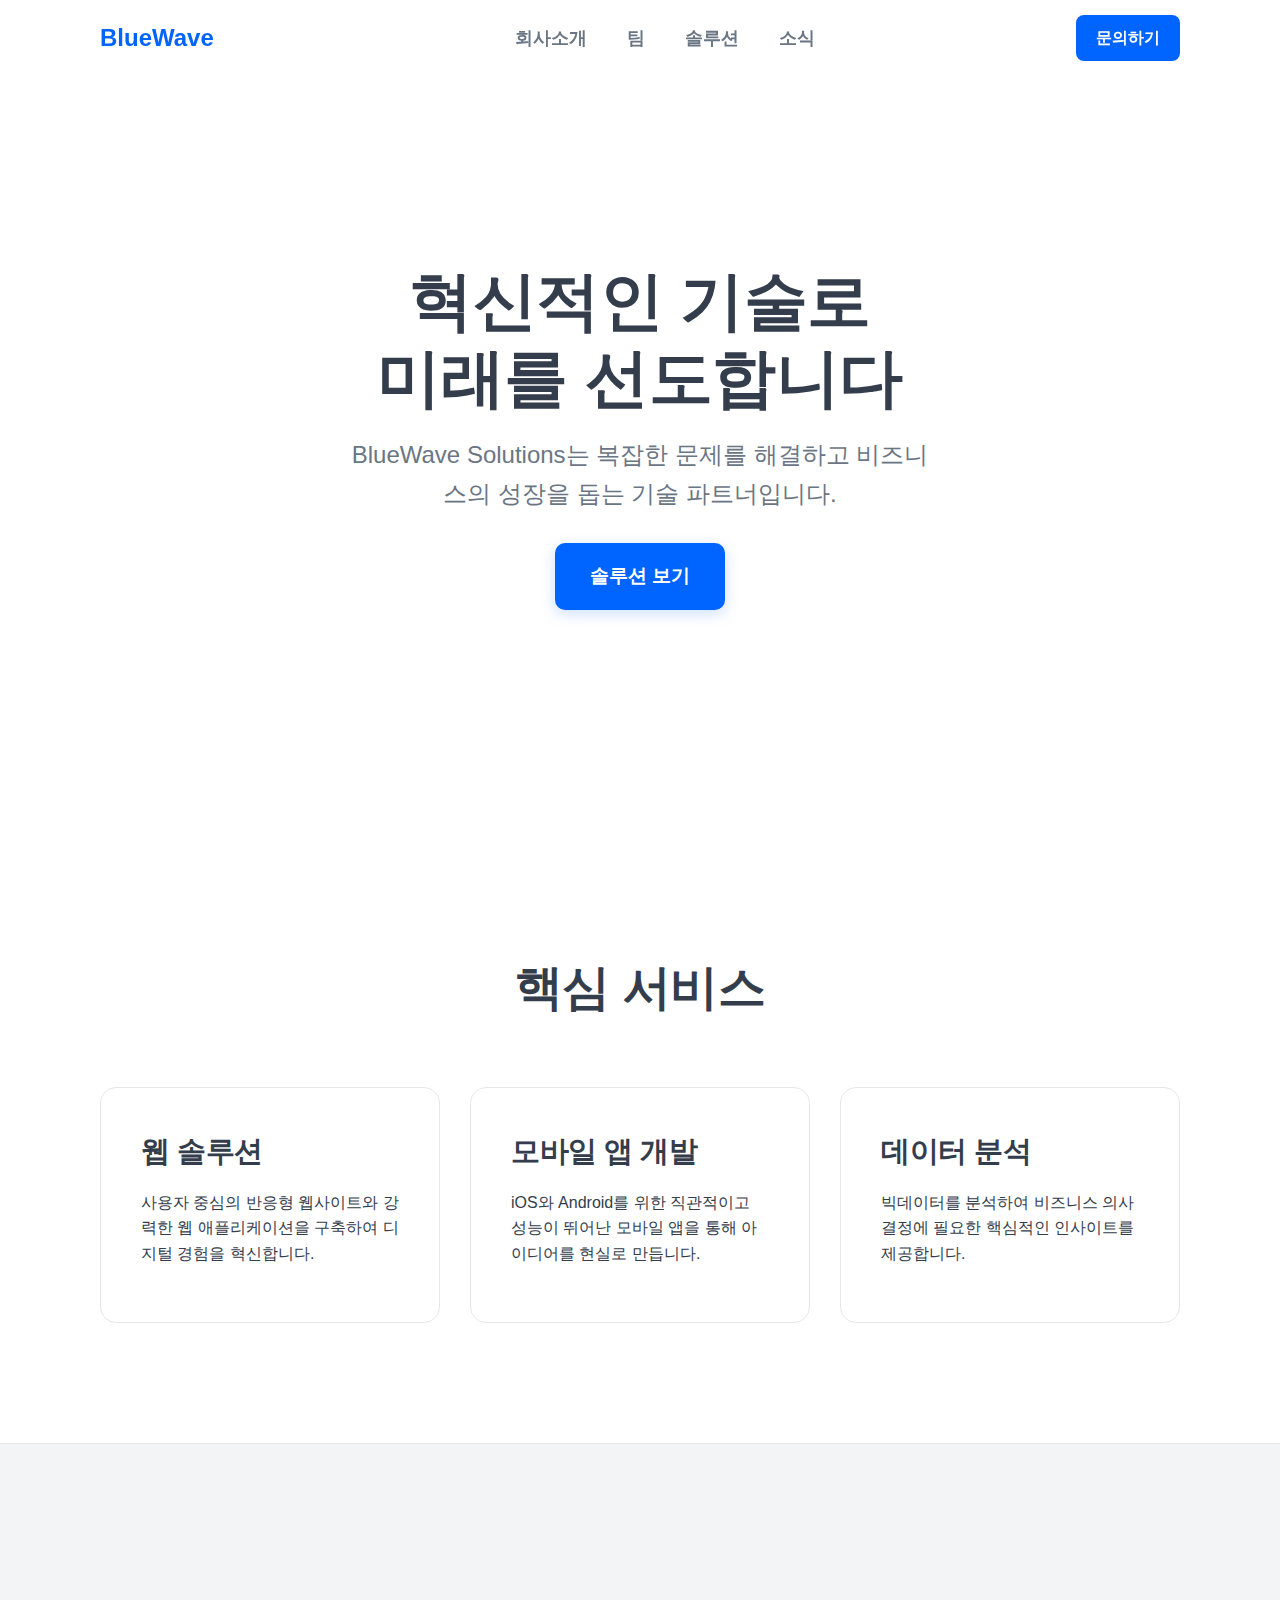
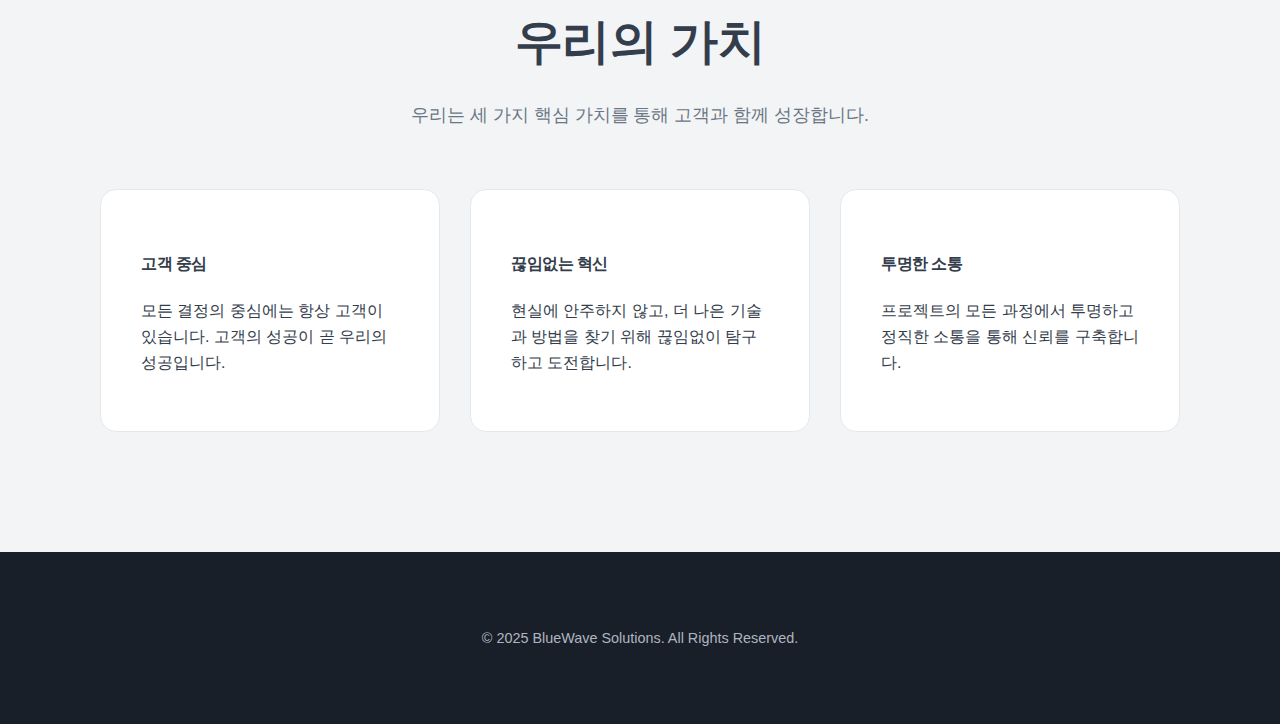
<file: index.html>
<!DOCTYPE html>
<html lang="ko">
<head>
    <meta charset="UTF-8">
    <meta name="viewport" content="width=device-width, initial-scale=1.0">
    <title>BlueWave Solutions - 혁신을 향한 파동</title>
    <link rel="stylesheet" href="style.css">
</head>
<body>

    <nav>
        <div class="container">
            <a href="index.html" class="logo">BlueWave</a>
            <ul class="nav-links">
                <li><a href="index.html">회사소개</a></li>
                <li><a href="organization.html">팀</a></li>
                <li><a href="products.html">솔루션</a></li>
                <li><a href="marketing.html">소식</a></li>
            </ul>
            <a href="order.html" class="nav-cta">문의하기</a>
            <div class="burger"> 
                <div class="line1"></div>
                <div class="line2"></div>
                <div class="line3"></div>
            </div>
        </div>
    </nav>

    <header class="hero-section">
        <div class="container">
            <h1>혁신적인 기술로<br>미래를 선도합니다</h1>
            <p>BlueWave Solutions는 복잡한 문제를 해결하고 비즈니스의 성장을 돕는 기술 파트너입니다.</p>
            <a href="products.html" class="cta-button">솔루션 보기</a>
        </div>
    </header>

    <main>
        <section class="content-section">
            <div class="container">
                <h2 class="section-title">핵심 서비스</h2>
                <div class="feature-grid">
                    <div class="feature-card">
                        <h3>웹 솔루션</h3>
                        <p>사용자 중심의 반응형 웹사이트와 강력한 웹 애플리케이션을 구축하여 디지털 경험을 혁신합니다.</p>
                    </div>
                    <div class="feature-card">
                        <h3>모바일 앱 개발</h3>
                        <p>iOS와 Android를 위한 직관적이고 성능이 뛰어난 모바일 앱을 통해 아이디어를 현실로 만듭니다.</p>
                    </div>
                    <div class="feature-card">
                        <h3>데이터 분석</h3>
                        <p>빅데이터를 분석하여 비즈니스 의사결정에 필요한 핵심적인 인사이트를 제공합니다.</p>
                    </div>
                </div>
            </div>
        </section>

        <section class="content-section bg-gray">
            <div class="container">
                <h2 class="section-title">우리의 가치</h2>
                <p style="text-align:center; max-width: 700px; margin: -40px auto 60px auto; font-size: 1.1em; color: var(--text-secondary);">우리는 세 가지 핵심 가치를 통해 고객과 함께 성장합니다.</p>
                <div class="feature-grid">
                    <div class="feature-card">
                        <h4>고객 중심</h4>
                        <p>모든 결정의 중심에는 항상 고객이 있습니다. 고객의 성공이 곧 우리의 성공입니다.</p>
                    </div>
                    <div class="feature-card">
                        <h4>끊임없는 혁신</h4>
                        <p>현실에 안주하지 않고, 더 나은 기술과 방법을 찾기 위해 끊임없이 탐구하고 도전합니다.</p>
                    </div>
                    <div class="feature-card">
                        <h4>투명한 소통</h4>
                        <p>프로젝트의 모든 과정에서 투명하고 정직한 소통을 통해 신뢰를 구축합니다.</p>
                    </div>
                </div>
            </div>
        </section>

    </main>

    <footer>
        <div class="container">
            <p>&copy; 2025 BlueWave Solutions. All Rights Reserved.</p>
        </div>
    </footer>

    <script src="script.js"></script>
</body>
</html>
</file>
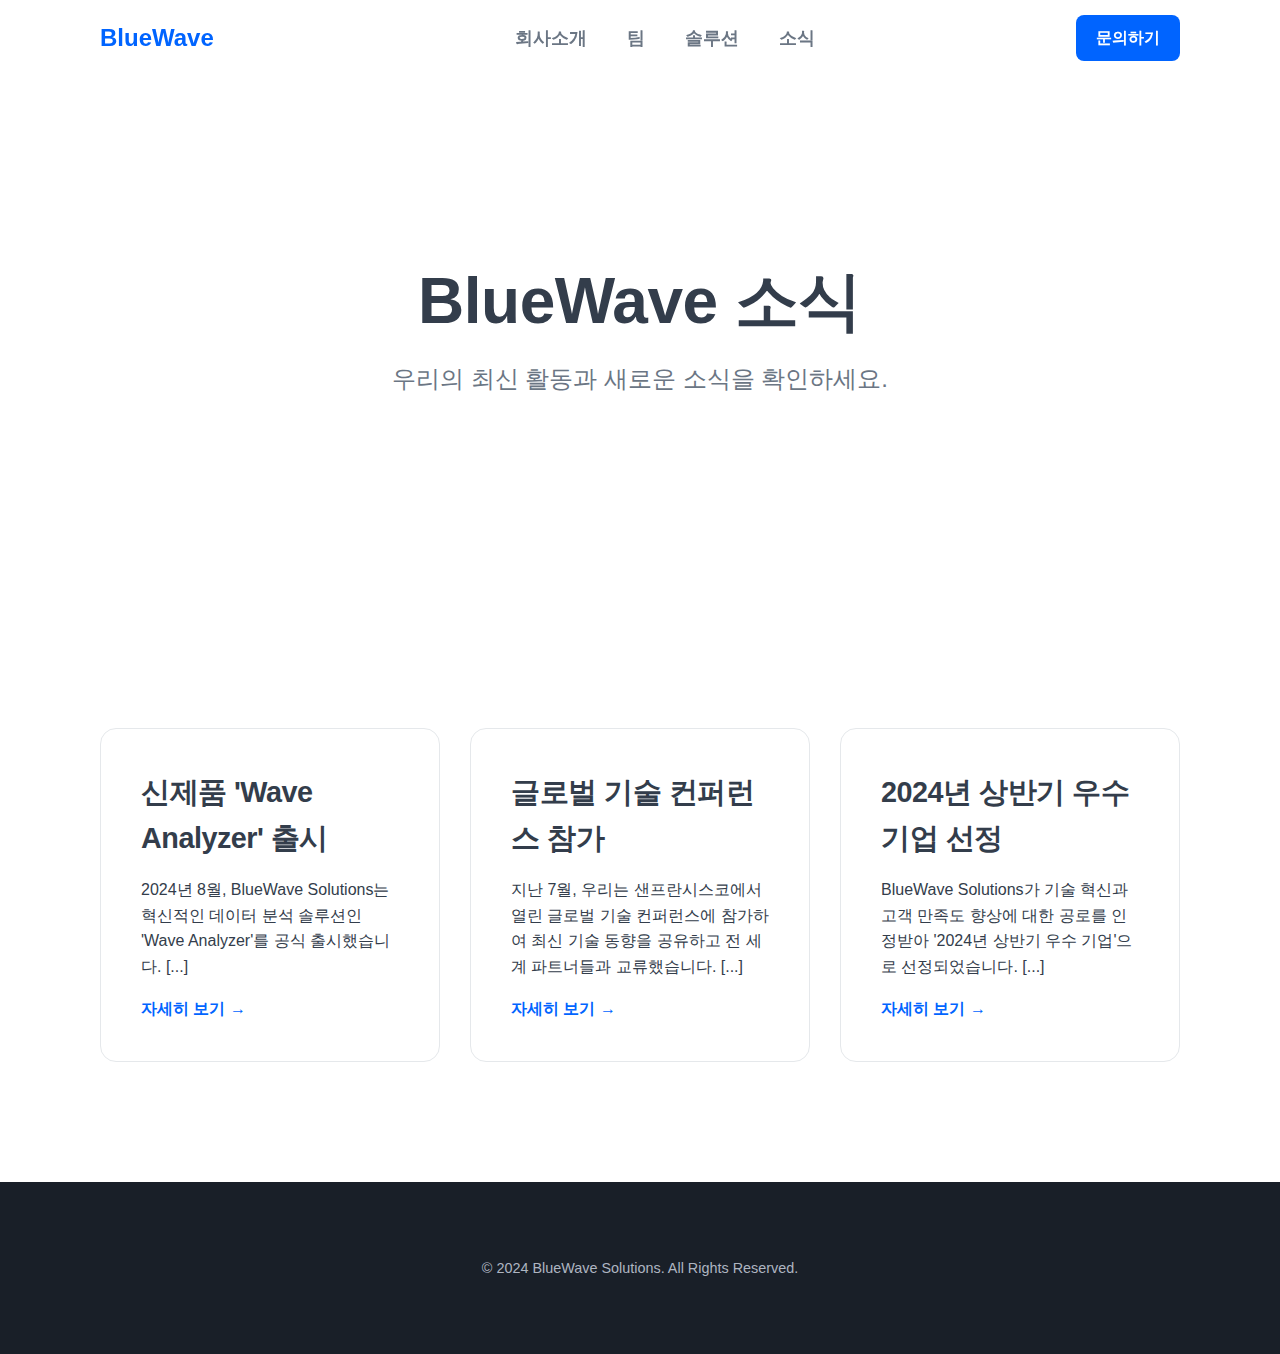
<file: marketing.html>
<!DOCTYPE html>
<html lang="ko">
<head>
    <meta charset="UTF-8">
    <meta name="viewport" content="width=device-width, initial-scale=1.0">
    <title>BlueWave Solutions - 소식</title>
    <link rel="stylesheet" href="style.css">
</head>
<body>

    <nav>
        <div class="container">
            <a href="index.html" class="logo">BlueWave</a>
            <ul class="nav-links">
                <li><a href="index.html">회사소개</a></li>
                <li><a href="organization.html">팀</a></li>
                <li><a href="products.html">솔루션</a></li>
                <li><a href="marketing.html">소식</a></li>
            </ul>
            <a href="order.html" class="nav-cta">문의하기</a>
            <div class="burger"> 
                <div class="line1"></div>
                <div class="line2"></div>
                <div class="line3"></div>
            </div>
        </div>
    </nav>

    <header class="hero-section">
        <div class="container">
            <h1>BlueWave 소식</h1>
            <p>우리의 최신 활동과 새로운 소식을 확인하세요.</p>
        </div>
    </header>

    <main>
        <section class="content-section">
            <div class="container">
                <div class="feature-grid">
                    <div class="feature-card">
                        <h3>신제품 'Wave Analyzer' 출시</h3>
                        <p>2024년 8월, BlueWave Solutions는 혁신적인 데이터 분석 솔루션인 'Wave Analyzer'를 공식 출시했습니다. [...]</p>
                        <a href="#" style="font-weight: 600; color: var(--primary-blue); text-decoration: none;">자세히 보기 &rarr;</a>
                    </div>
                    <div class="feature-card">
                        <h3>글로벌 기술 컨퍼런스 참가</h3>
                        <p>지난 7월, 우리는 샌프란시스코에서 열린 글로벌 기술 컨퍼런스에 참가하여 최신 기술 동향을 공유하고 전 세계 파트너들과 교류했습니다. [...]</p>
                        <a href="#" style="font-weight: 600; color: var(--primary-blue); text-decoration: none;">자세히 보기 &rarr;</a>
                    </div>
                     <div class="feature-card">
                        <h3>2024년 상반기 우수 기업 선정</h3>
                        <p>BlueWave Solutions가 기술 혁신과 고객 만족도 향상에 대한 공로를 인정받아 '2024년 상반기 우수 기업'으로 선정되었습니다. [...]</p>
                        <a href="#" style="font-weight: 600; color: var(--primary-blue); text-decoration: none;">자세히 보기 &rarr;</a>
                    </div>
                </div>
            </div>
        </section>
    </main>

    <footer>
        <div class="container">
            <p>&copy; 2024 BlueWave Solutions. All Rights Reserved.</p>
        </div>
    </footer>

    <script src="script.js"></script>
</body>
</html>
</file>
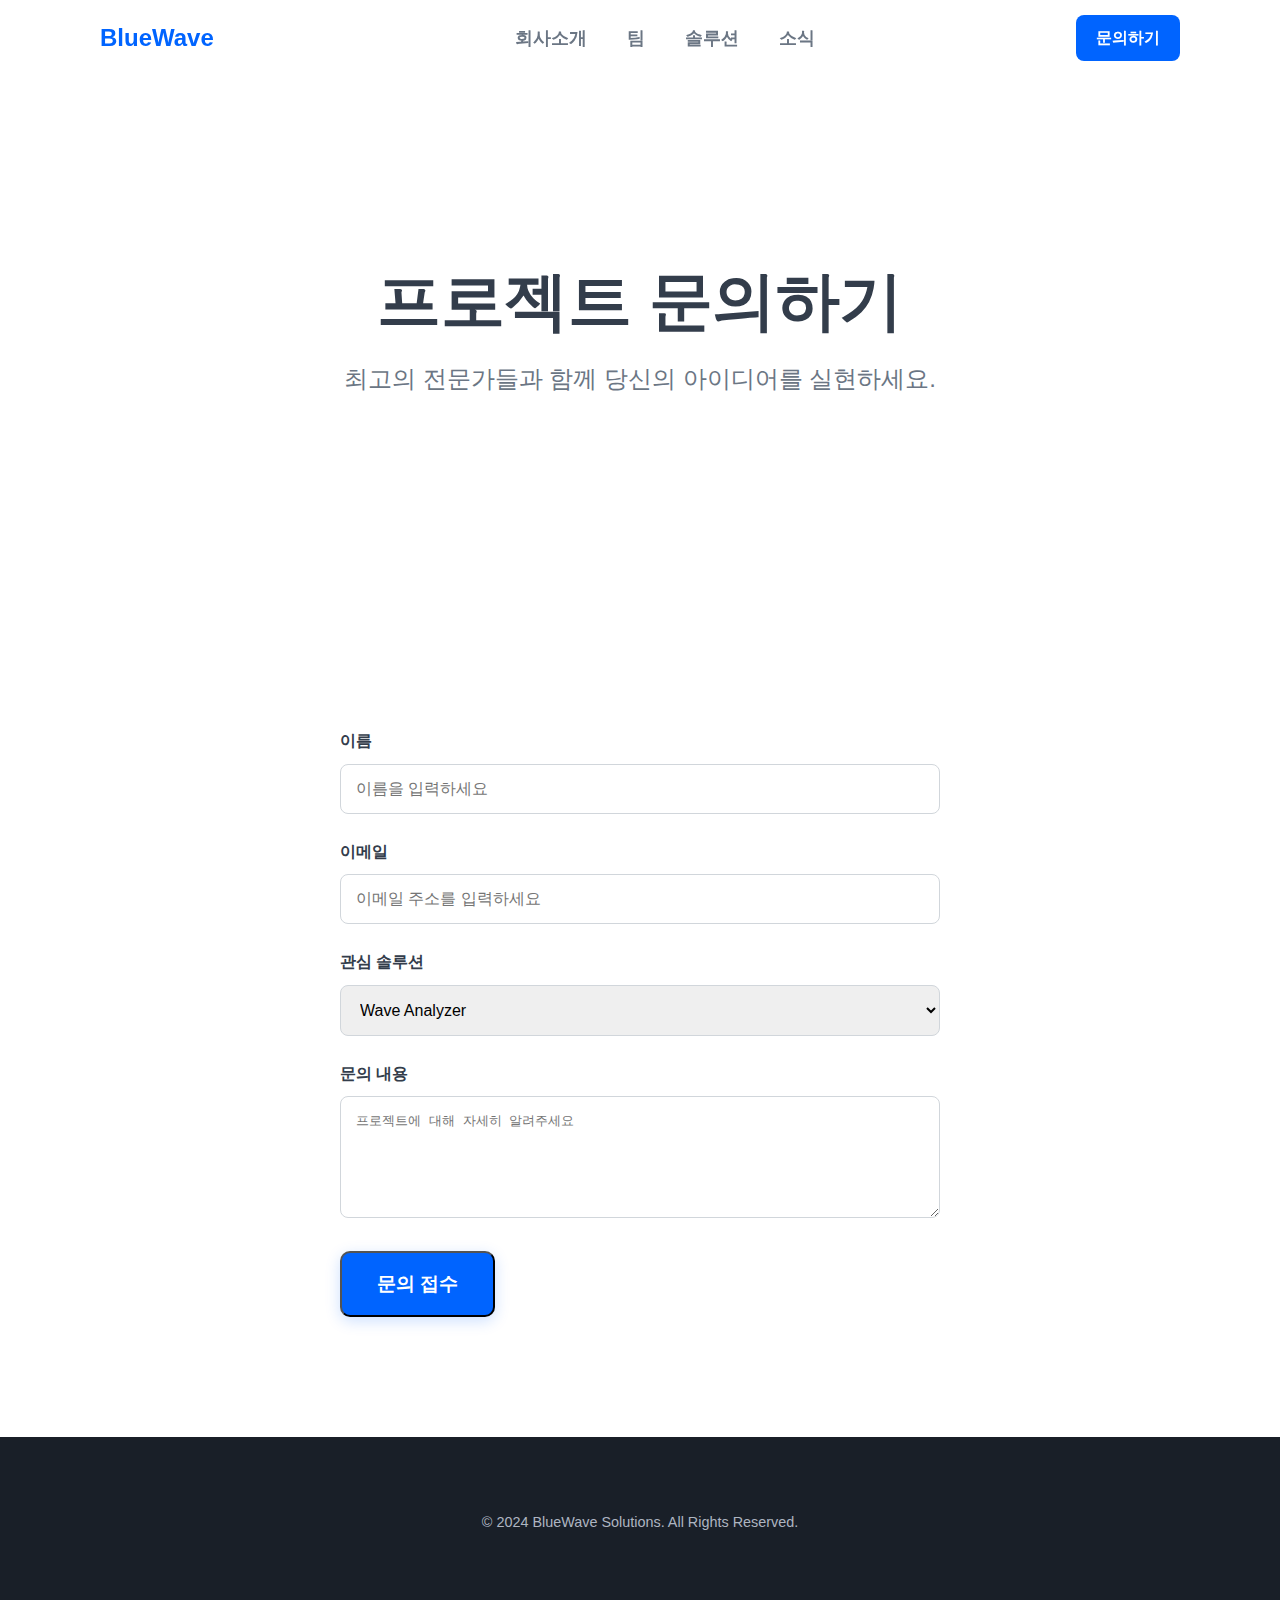
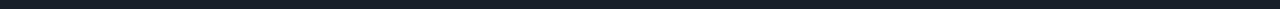
<file: order.html>
<!DOCTYPE html>
<html lang="ko">
<head>
    <meta charset="UTF-8">
    <meta name="viewport" content="width=device-width, initial-scale=1.0">
    <title>BlueWave Solutions - 문의하기</title>
    <link rel="stylesheet" href="style.css">
</head>
<body>

    <nav>
        <div class="container">
            <a href="index.html" class="logo">BlueWave</a>
            <ul class="nav-links">
                <li><a href="index.html">회사소개</a></li>
                <li><a href="organization.html">팀</a></li>
                <li><a href="products.html">솔루션</a></li>
                <li><a href="marketing.html">소식</a></li>
            </ul>
            <a href="order.html" class="nav-cta">문의하기</a>
            <div class="burger"> 
                <div class="line1"></div>
                <div class="line2"></div>
                <div class="line3"></div>
            </div>
        </div>
    </nav>

    <header class="hero-section">
        <div class="container">
            <h1>프로젝트 문의하기</h1>
            <p>최고의 전문가들과 함께 당신의 아이디어를 실현하세요.</p>
        </div>
    </header>

    <main>
        <section class="content-section">
            <div class="container">
                <form action="#" method="post" class="toss-form">
                    <div class="form-group">
                        <label for="name">이름</label>
                        <input type="text" id="name" name="name" placeholder="이름을 입력하세요" required>
                    </div>
                    <div class="form-group">
                        <label for="email">이메일</label>
                        <input type="email" id="email" name="email" placeholder="이메일 주소를 입력하세요" required>
                    </div>
                    <div class="form-group">
                        <label for="product">관심 솔루션</label>
                        <select id="product" name="product">
                            <option value="wave-analyzer">Wave Analyzer</option>
                            <option value="bluewave-crm">BlueWave CRM</option>
                            <option value="etc">기타 문의</option>
                        </select>
                    </div>
                    <div class="form-group">
                        <label for="message">문의 내용</label>
                        <textarea id="message" name="message" rows="6" placeholder="프로젝트에 대해 자세히 알려주세요"></textarea>
                    </div>
                    <button type="submit" class="cta-button">문의 접수</button>
                </form>
            </div>
        </section>
    </main>

    <footer>
        <div class="container">
            <p>&copy; 2024 BlueWave Solutions. All Rights Reserved.</p>
        </div>
    </footer>

    <script src="script.js"></script>
</body>
</html>
</file>
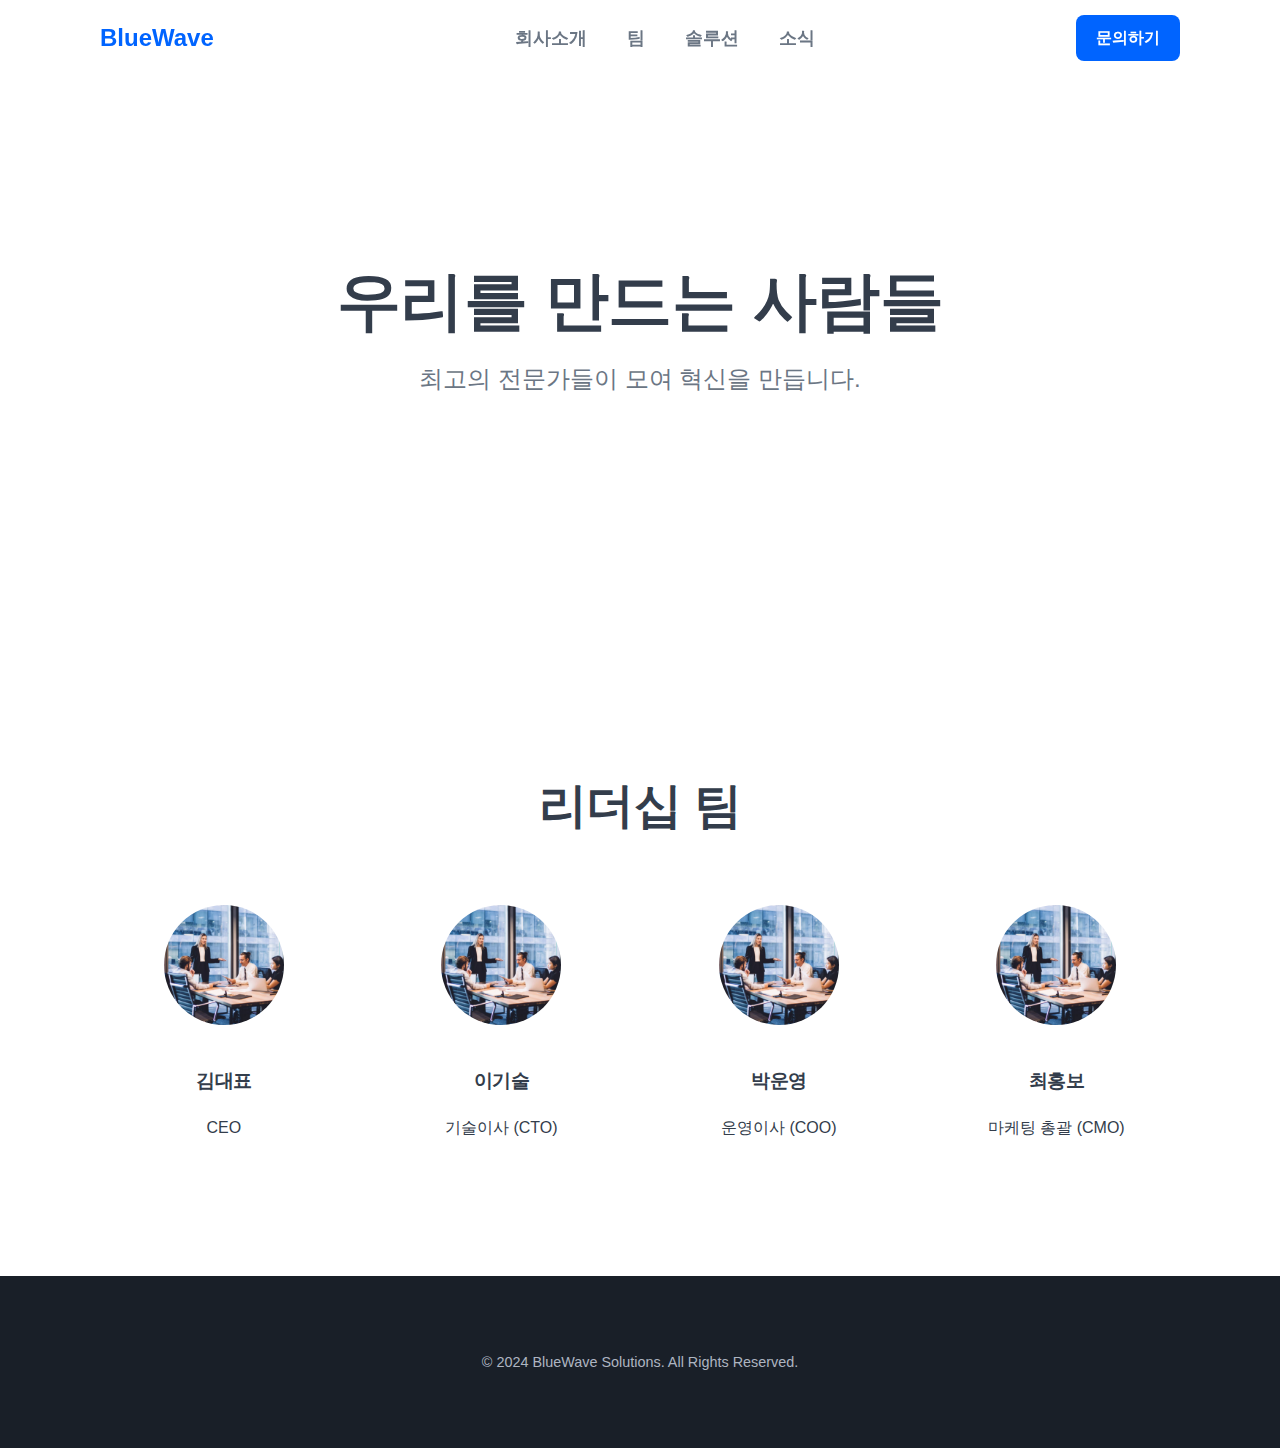
<file: organization.html>
<!DOCTYPE html>
<html lang="ko">
<head>
    <meta charset="UTF-8">
    <meta name="viewport" content="width=device-width, initial-scale=1.0">
    <title>BlueWave Solutions - 우리 팀</title>
    <link rel="stylesheet" href="style.css">
</head>
<body>

    <nav>
        <div class="container">
            <a href="index.html" class="logo">BlueWave</a>
            <ul class="nav-links">
                <li><a href="index.html">회사소개</a></li>
                <li><a href="organization.html">팀</a></li>
                <li><a href="products.html">솔루션</a></li>
                <li><a href="marketing.html">소식</a></li>
            </ul>
            <a href="order.html" class="nav-cta">문의하기</a>
            <div class="burger"> 
                <div class="line1"></div>
                <div class="line2"></div>
                <div class="line3"></div>
            </div>
        </div>
    </nav>

    <header class="hero-section">
        <div class="container">
            <h1>우리를 만드는 사람들</h1>
            <p>최고의 전문가들이 모여 혁신을 만듭니다.</p>
        </div>
    </header>

    <main>
        <section class="content-section">
            <div class="container">
                <h2 class="section-title">리더십 팀</h2>
                <div class="org-grid">
                    <div class="org-member">
                        <img src="blue.png" alt="CEO">
                        <h3>김대표</h3>
                        <p>CEO</p>
                    </div>
                    <div class="org-member">
                        <img src="blue.png" alt="기술이사">
                        <h3>이기술</h3>
                        <p>기술이사 (CTO)</p>
                    </div>
                    <div class="org-member">
                        <img src="blue.png" alt="운영이사">
                        <h3>박운영</h3>
                        <p>운영이사 (COO)</p>
                    </div>
                     <div class="org-member">
                        <img src="blue.png" alt="마케팅팀장">
                        <h3>최홍보</h3>
                        <p>마케팅 총괄 (CMO)</p>
                    </div>
                </div>
            </div>
        </section>
    </main>

    <footer>
        <div class="container">
            <p>&copy; 2024 BlueWave Solutions. All Rights Reserved.</p>
        </div>
    </footer>

    <script src="script.js"></script>
</body>
</html>
</file>
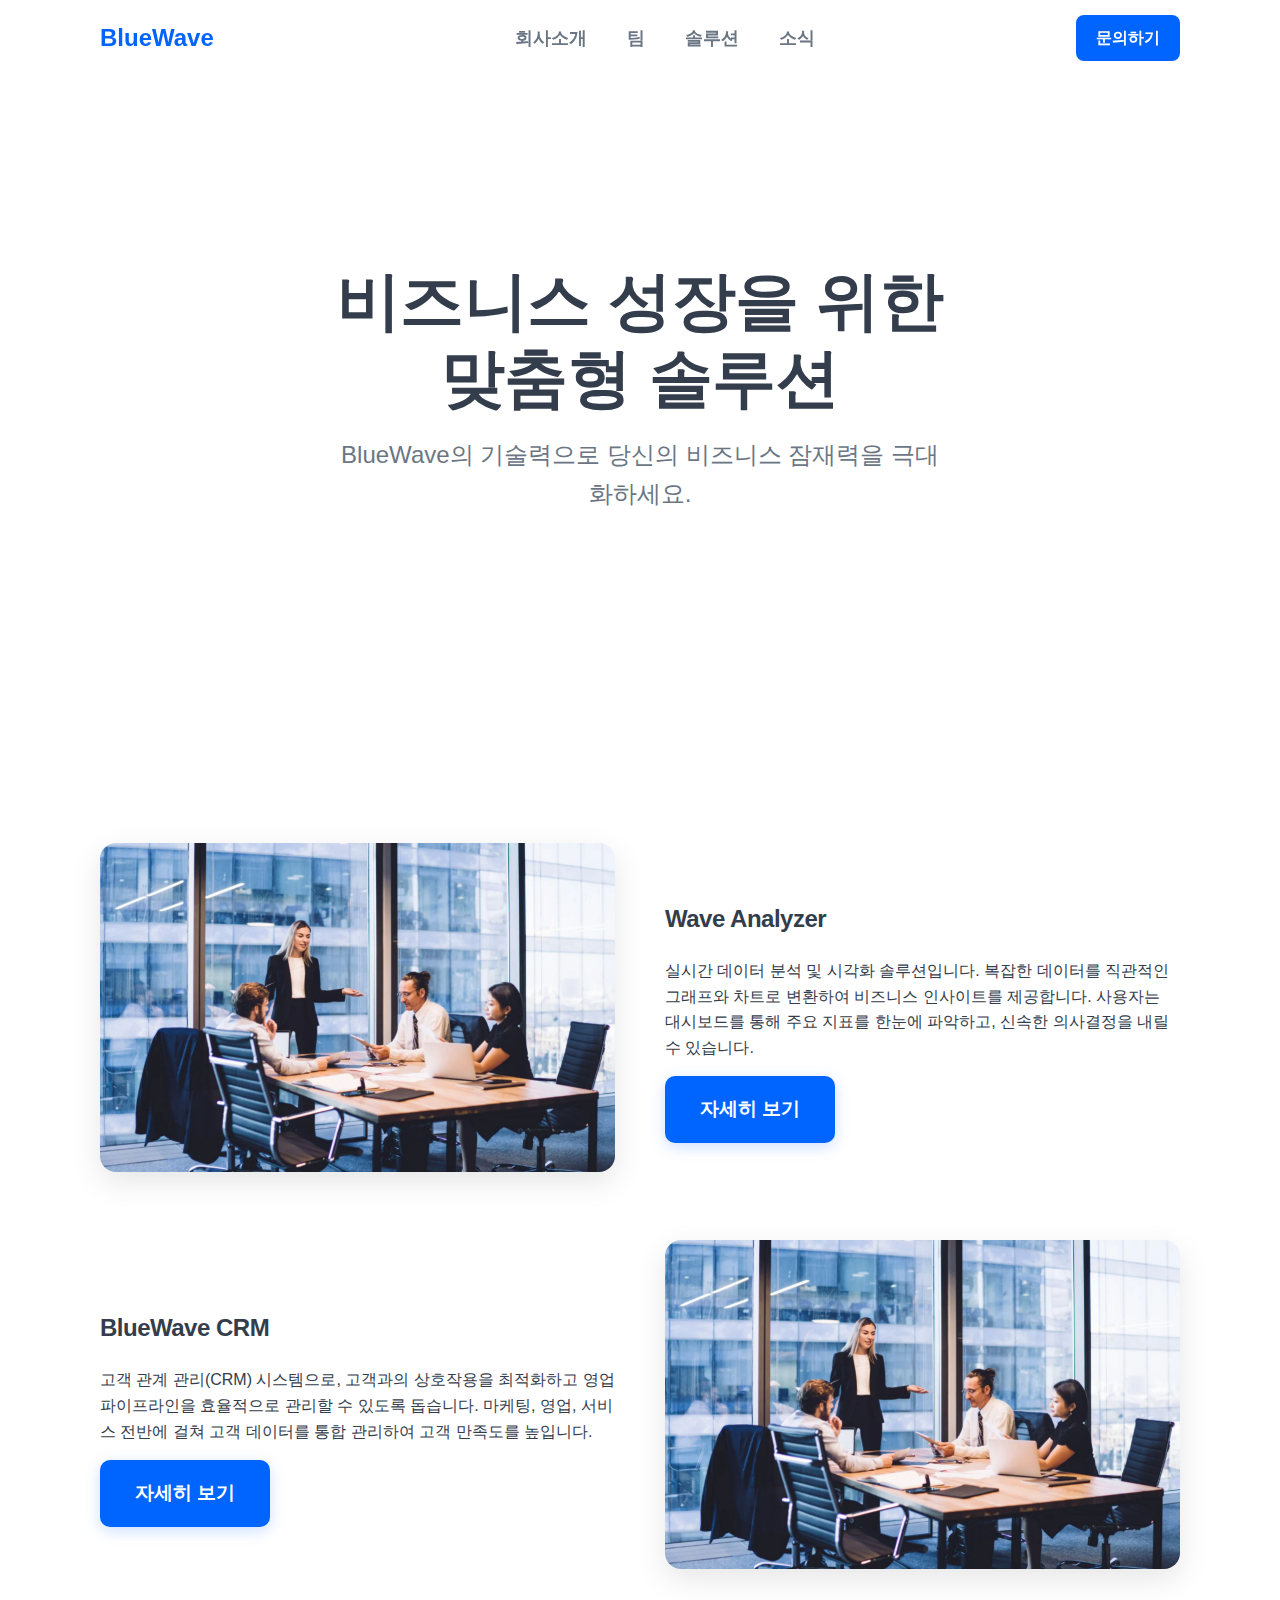
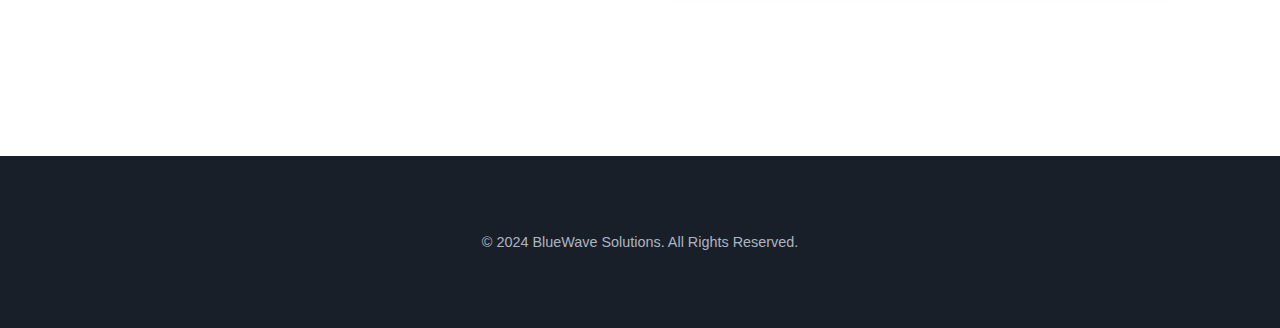
<file: products.html>
<!DOCTYPE html>
<html lang="ko">
<head>
    <meta charset="UTF-8">
    <meta name="viewport" content="width=device-width, initial-scale=1.0">
    <title>BlueWave Solutions - 솔루션</title>
    <link rel="stylesheet" href="style.css">
</head>
<body>

    <nav>
        <div class="container">
            <a href="index.html" class="logo">BlueWave</a>
            <ul class="nav-links">
                <li><a href="index.html">회사소개</a></li>
                <li><a href="organization.html">팀</a></li>
                <li><a href="products.html">솔루션</a></li>
                <li><a href="marketing.html">소식</a></li>
            </ul>
            <a href="order.html" class="nav-cta">문의하기</a>
            <div class="burger"> 
                <div class="line1"></div>
                <div class="line2"></div>
                <div class="line3"></div>
            </div>
        </div>
    </nav>

    <header class="hero-section">
        <div class="container">
            <h1>비즈니스 성장을 위한<br>맞춤형 솔루션</h1>
            <p>BlueWave의 기술력으로 당신의 비즈니스 잠재력을 극대화하세요.</p>
        </div>
    </header>

    <main>
        <section class="content-section">
            <div class="container">
                <div class="product-item-toss">
                    <div class="product-image">
                        <img src="blue.png" alt="Wave Analyzer">
                    </div>
                    <div class="product-info">
                        <h2>Wave Analyzer</h2>
                        <p>실시간 데이터 분석 및 시각화 솔루션입니다. 복잡한 데이터를 직관적인 그래프와 차트로 변환하여 비즈니스 인사이트를 제공합니다. 사용자는 대시보드를 통해 주요 지표를 한눈에 파악하고, 신속한 의사결정을 내릴 수 있습니다.</p>
                        <a href="#" class="cta-button">자세히 보기</a>
                    </div>
                </div>
                <div class="product-item-toss">
                    <div class="product-image">
                        <img src="blue.png" alt="BlueWave CRM">
                    </div>
                    <div class="product-info">
                        <h2>BlueWave CRM</h2>
                        <p>고객 관계 관리(CRM) 시스템으로, 고객과의 상호작용을 최적화하고 영업 파이프라인을 효율적으로 관리할 수 있도록 돕습니다. 마케팅, 영업, 서비스 전반에 걸쳐 고객 데이터를 통합 관리하여 고객 만족도를 높입니다.</p>
                        <a href="#" class="cta-button">자세히 보기</a>
                    </div>
                </div>
            </div>
        </section>
    </main>

    <footer>
        <div class="container">
            <p>&copy; 2024 BlueWave Solutions. All Rights Reserved.</p>
        </div>
    </footer>

    <script src="script.js"></script>
</body>
</html>
</file>
<file: style.css>
/* Toss-style Redesign for BlueWave Solutions */

/* 1. Global & Typography */
:root {
    --primary-blue: #0064ff;
    --text-primary: #333d4b;
    --text-secondary: #6b7684;
    --bg-white: #ffffff;
    --bg-gray: #f2f4f6;
    --border-light: #e5e8eb;
}

body {
    font-family: -apple-system, BlinkMacSystemFont, 'Segoe UI', Roboto, Oxygen, Ubuntu, Cantarell, 'Open Sans', 'Helvetica Neue', sans-serif;
    margin: 0;
    padding: 0;
    background-color: var(--bg-white);
    color: var(--text-primary);
    line-height: 1.6;
    -webkit-font-smoothing: antialiased;
    -moz-osx-font-smoothing: grayscale;
}

.container {
    max-width: 1080px;
    margin: 0 auto;
    padding: 0 20px;
}

h1, h2, h3, h4, h5, h6 {
    color: var(--text-primary);
    font-weight: 700;
    letter-spacing: -0.5px;
}

/* 2. Navigation */
nav {
    position: fixed;
    top: 0;
    left: 0;
    width: 100%;
    z-index: 1000;
    background: transparent;
    padding: 15px 0;
    transition: background-color 0.3s ease, border-bottom 0.3s ease;
}

nav.scrolled {
    background-color: var(--bg-white);
    border-bottom: 1px solid var(--border-light);
}

nav .container {
    display: flex;
    justify-content: space-between;
    align-items: center;
}

nav .logo {
    font-size: 1.5em;
    font-weight: 800;
    color: var(--primary-blue);
    text-decoration: none;
}

.nav-links {
    list-style: none;
    margin: 0;
    padding: 0;
    display: flex;
}

.nav-links li {
    margin-left: 40px;
}

.nav-links li a {
    color: var(--text-secondary);
    text-decoration: none;
    font-size: 1.1em;
    font-weight: 600;
    transition: color 0.3s ease;
}

nav.scrolled .nav-links li a { color: var(--text-secondary); }
nav .nav-links li a:hover { color: var(--primary-blue); }

.nav-cta {
    background-color: var(--primary-blue);
    color: white;
    padding: 10px 20px;
    border-radius: 8px;
    text-decoration: none;
    font-weight: 600;
    transition: opacity 0.3s ease;
}
.nav-cta:hover { opacity: 0.85; }

.burger { display: none; cursor: pointer; z-index: 1001; }
.burger div { width: 25px; height: 2px; background-color: var(--text-primary); margin: 6px; transition: all 0.3s ease; }
nav.scrolled .burger div { background-color: var(--text-primary); }

/* 3. Header & Hero Section */
.hero-section {
    background-color: var(--bg-white);
    text-align: center;
    padding: 220px 0 180px 0;
}

.hero-section h1 { font-size: 4em; line-height: 1.2; margin-bottom: 20px; }
.hero-section p { font-size: 1.5em; color: var(--text-secondary); max-width: 600px; margin: 0 auto 30px auto; }

.cta-button {
    display: inline-block;
    background-color: var(--primary-blue);
    color: white;
    padding: 18px 35px;
    border-radius: 10px;
    text-decoration: none;
    font-size: 1.2em;
    font-weight: 700;
    transition: transform 0.3s ease, box-shadow 0.3s ease;
    box-shadow: 0 4px 15px rgba(0, 100, 255, 0.2);
}
.cta-button:hover { transform: translateY(-3px); box-shadow: 0 6px 20px rgba(0, 100, 255, 0.3); }

/* 4. Content Sections */
.content-section { padding: 120px 0; border-bottom: 1px solid var(--border-light); }
.content-section:last-child { border-bottom: none; }
.content-section.bg-gray { background-color: var(--bg-gray); }
.section-title { font-size: 3em; text-align: center; margin-bottom: 60px; }

/* 5. Components */
.feature-grid { display: grid; grid-template-columns: repeat(auto-fit, minmax(300px, 1fr)); gap: 30px; }
.feature-card { background: var(--bg-white); padding: 40px; border-radius: 16px; text-align: left; border: 1px solid var(--border-light); transition: transform 0.3s ease, box-shadow 0.3s ease; }
.feature-card:hover { transform: translateY(-8px); box-shadow: 0 10px 30px rgba(0, 0, 0, 0.07); }
.feature-card h3 { font-size: 1.8em; margin-top: 0; margin-bottom: 15px; }

.org-grid { display: grid; grid-template-columns: repeat(auto-fit, minmax(200px, 1fr)); gap: 30px; }
.org-member { text-align: center; }
.org-member img { width: 120px; height: 120px; border-radius: 50%; margin-bottom: 15px; object-fit: cover; }

.product-item-toss { display: flex; align-items: center; gap: 50px; margin-bottom: 60px; }
.product-item-toss:nth-child(even) { flex-direction: row-reverse; }
.product-item-toss .product-image { flex: 1; text-align: center; }
.product-item-toss img { max-width: 100%; border-radius: 16px; box-shadow: 0 10px 30px rgba(0,0,0,0.1); }
.product-item-toss .product-info { flex: 1; }

.toss-form { max-width: 600px; margin: 0 auto; }
.form-group { margin-bottom: 25px; }
.form-group label { display: block; margin-bottom: 10px; font-weight: 600; }
.form-group input, .form-group select, .form-group textarea { width: 100%; padding: 15px; border: 1px solid #d1d6db; border-radius: 8px; font-size: 1em; box-sizing: border-box; transition: border-color 0.3s, box-shadow 0.3s; }
.form-group input:focus, .form-group select:focus, .form-group textarea:focus { outline: none; border-color: var(--primary-blue); box-shadow: 0 0 0 3px rgba(0, 100, 255, 0.15); }

/* 6. Scroll Animation */
.reveal {
    opacity: 0;
    transform: translateY(30px);
    transition: opacity 0.8s ease-out, transform 0.8s ease-out;
}

.reveal.visible {
    opacity: 1;
    transform: translateY(0);
}

/* Staggered animation delays */
.reveal-delay:nth-child(1) { transition-delay: 0.1s; }
.reveal-delay:nth-child(2) { transition-delay: 0.2s; }
.reveal-delay:nth-child(3) { transition-delay: 0.3s; }
.reveal-delay:nth-child(4) { transition-delay: 0.4s; }

/* 7. Footer */
footer { background-color: #191f28; color: #aeb5c1; padding: 60px 0; font-size: 0.9em; text-align: center; }

/* 8. Responsive */
@media screen and (max-width: 768px) {
    .nav-cta { display: none; }
    .burger { display: block; }

    .nav-links {
        position: fixed;
        top: 0;
        left: 0;
        width: 100%;
        height: 100vh;
        background-color: var(--bg-white);
        flex-direction: column;
        justify-content: center;
        align-items: center;
        transform: translateX(-100%);
        transition: transform 0.5s ease-in-out;
    }

    .nav-links.nav-active {
        transform: translateX(0);
    }

    .nav-links li {
        margin: 20px 0;
    }

    .nav-links li a {
        font-size: 1.8em;
        color: var(--text-primary);
    }

    .burger.toggle .line1 { transform: rotate(-45deg) translate(-5px, 6px); }
    .burger.toggle .line2 { opacity: 0; }
    .burger.toggle .line3 { transform: rotate(45deg) translate(-5px, -6px); }

    .hero-section { padding: 150px 0 100px 0; }
    .hero-section h1 { font-size: 2.8em; }
    .hero-section p { font-size: 1.2em; }
    .section-title { font-size: 2.2em; }

    .content-section { padding: 80px 0; }
    .product-item-toss { flex-direction: column !important; }
}
</file>
